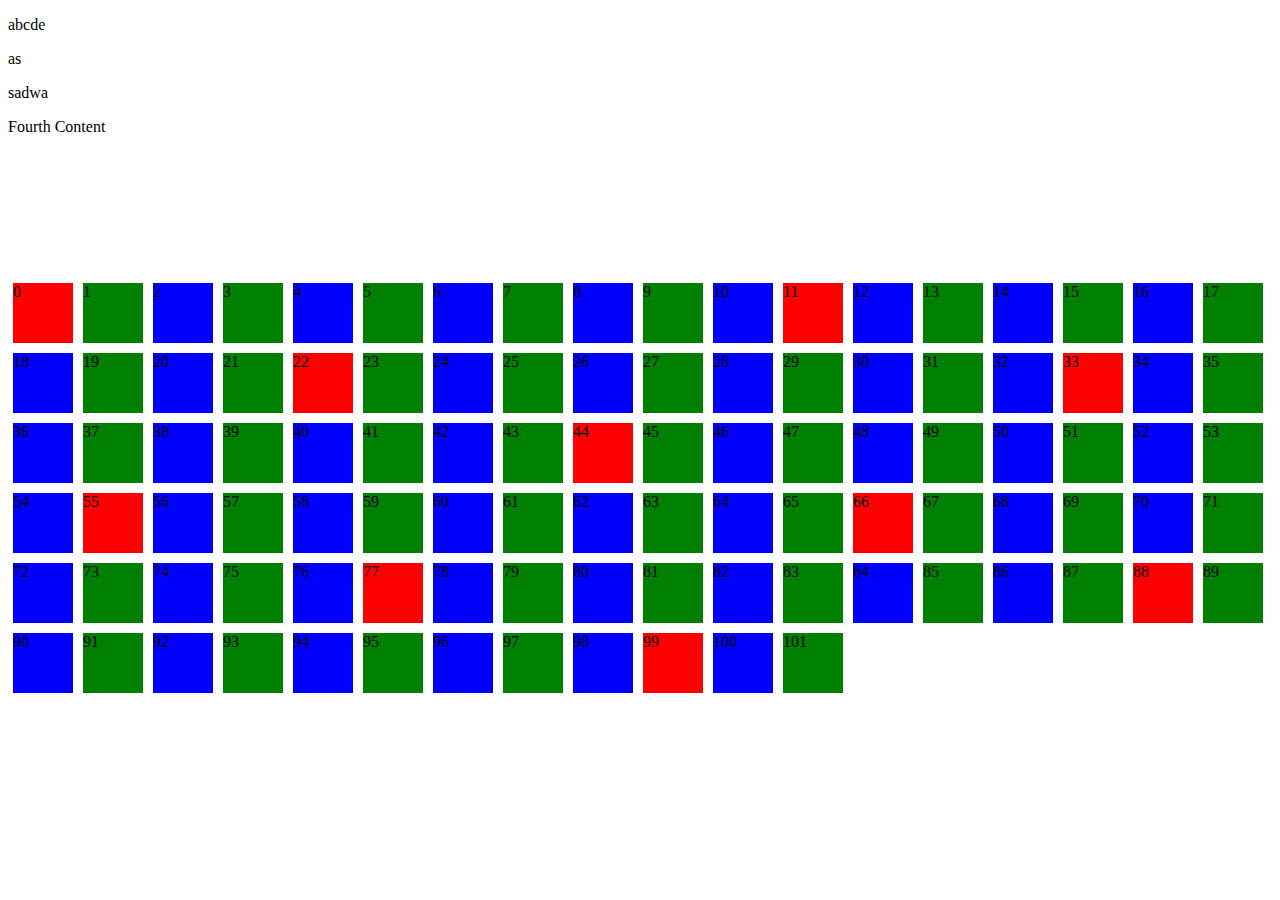
<file: Excercise 5/index.html>
<!DOCTYPE html>
<html lang="en">
<head>
    <meta charset="UTF-8">
    <meta name="viewport" content="width=device-width, initial-scale=1.0">
    <title>document</title>
    <script defer src = "hw5.js"></script>
    <style>
        /* Style for the container to align items */
        #container {
            display: flex;
            flex-wrap: wrap;
            justify-content: flex-start;
        }
        .container{
            height: 60px;
            width: 60px;
            margin: 5px
        }
  
    </style>
</head>
<body>
    <p id = "1">abcde</p>
    <p id = "2">as</p>
    <p id = "3">sadwa</p>
    <p id = "4">awdaw</p>
    <br>
    <br>
    <br>
    <br>
    <br>
    <br>
    <br>
    <div id = "container">
        
    </div>
</body>
</html>
</file>
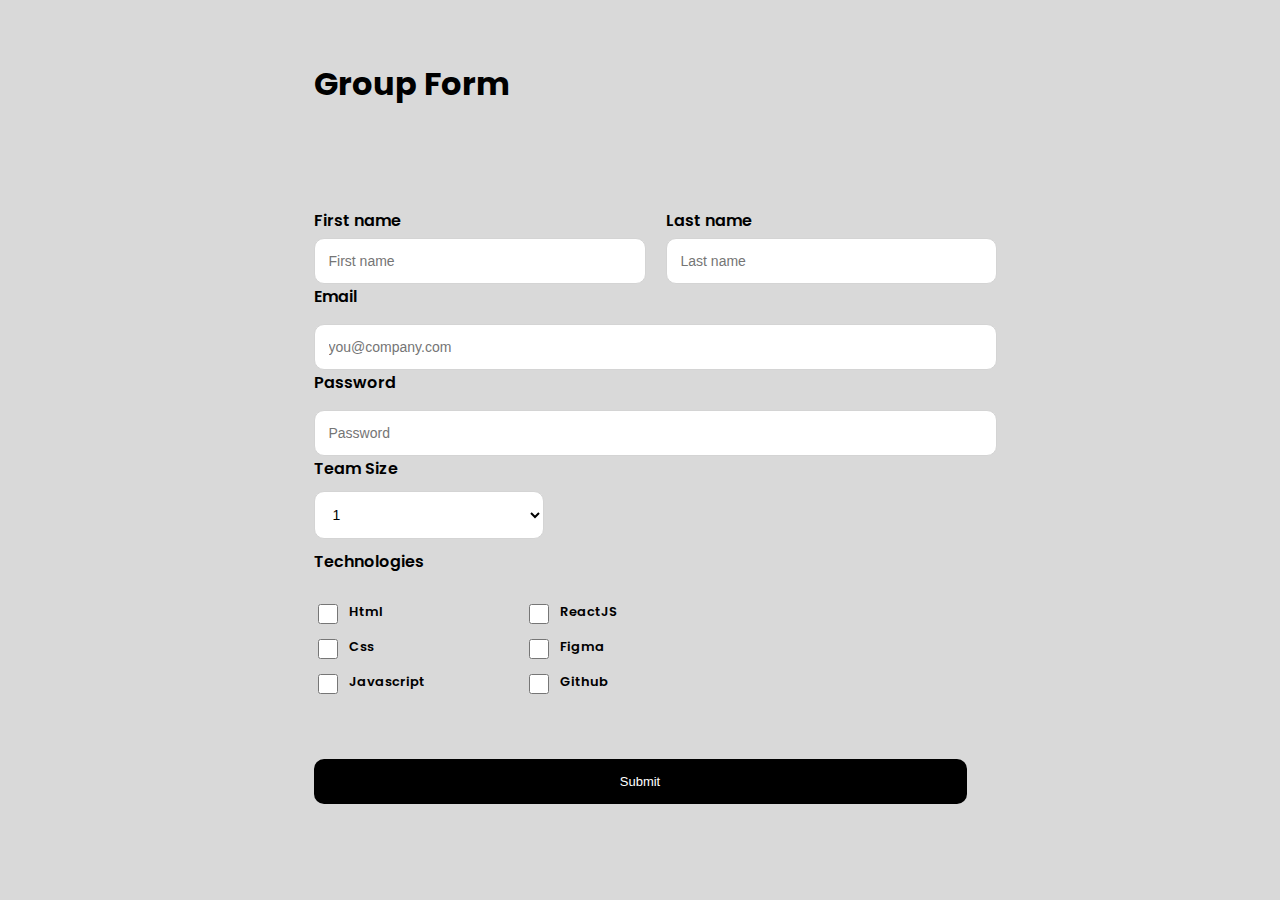
<file: Midterm/index.html>
<!DOCTYPE html>
<html lang="en">
<head>
    <meta charset="UTF-8">
    <meta name="viewport" content="width=device-width, initial-scale=1.0">
    <title>Midterm</title>
    <link rel="stylesheet" href="css/form.css">
    <link rel="stylesheet" href="css/game.css">
    <link rel="preconnect" href="https://fonts.googleapis.com">
    <link rel="preconnect" href="https://fonts.gstatic.com" crossorigin>
    <link href="https://fonts.googleapis.com/css2?family=Inter:wght@400;500;600;700&display=swap" rel="stylesheet">
    <link rel="preconnect" href="https://fonts.googleapis.com">
    <link rel="preconnect" href="https://fonts.gstatic.com" crossorigin>
    <link href="https://fonts.googleapis.com/css2?family=Poppins:wght@400;500;600;700&display=swap" rel="stylesheet">
    <script defer src="js/form.js"></script>
    <script defer src="js/game.js"></script>
</head>
<body>
    <div id = "form-container" class = "form">
        <div id="error"></div>
        <form id="form" action="/" method="get">
            <div>
                <h1 style="margin-bottom: 100px; margin-left: 0px;">Group Form</h1>
                <div class = "multipleinputs">
                    <div>
                        <label for="fname">First name</label>
                        <input type="text" id="fname" name="fname" placeholder="First name"  />
                    </div>
                    <div>
                        <label for="lname">Last name</label>
                        <input type="text" id="lname" name="lname" placeholder="Last name" />
                    </div>
                </div>
                <div class="FormLabel">
                    <label for="Email">Email</label>
                    <input type="email" id="email" name="email" placeholder="you@company.com" >
                </div>
                <div class="FormLabel">
                    <label for="password">Password</label>
                    <input type="password" name="password" id="password" placeholder="Password" >
                </div>
                <div class="FormLabel">
                    <label for="TeamSize">Team Size</label>
                    <select id="TeamSize" name="TeamSize">
                        <option >1</option>
                        <option >2</option>
                        <option >3</option>
                    </select>
                </div>
                <div class="FormLabel">
                    <label for="Technologies">Technologies</label>
                    <div class="row">
                        <div class="column">
                            <label><input type="checkbox" />Html</label>
                            <label><input type="checkbox" />Css</label>
                            <label><input type="checkbox" />Javascript</label>
                        </div>
                        <div class="column">
                            <label><input type="checkbox" />ReactJS</label>
                            <label><input type="checkbox" />Figma</label>
                            <label><input type="checkbox" />Github</label>
                        </div>
                    </div>
                </div>
                <button class="button" type="submit" id="submit-btn">Submit</button>
            </div>
        </form>
    </div>

    <div id = "game" class = "game-stuff">
        <div class="head">
            <h1 style="color: #070A52;">Dice Game</h1>
            <button id = "reset" class="button1"><h1>Reset the Game</h1></button>
        </div>
        <div class="scores">
            <h1>Player 1 Score: <span id="player1-score-value">0</span></h1>
            <h1>Player 2 Score: <span id="player2-score-value">0</span></h1>
        </div>
        <h1 id="result" class="result">
        </h1>
        <div class="dice">
            <div>
                <img src="Dice/6.png" alt="This is a photo of a dice 6" height="98" width="98">
            </div>
            <h3 style="margin-top: 30px;">VS</h3>
            <div>
                <img src="Dice/6.png" alt="This is a photo of a dice 6" height="98" width="98">
            </div>
        </div>
        <div>
            <button id = "roll" class = "button2"><p style="color: white;font-size: 1.3rem;">Roll</p></button>
        </div>
        <div class="game-history">
            <h2>Game History</h2>
            <ul id="history-list"></ul>
        </div>
    </div>
</body>
</html>
</file>
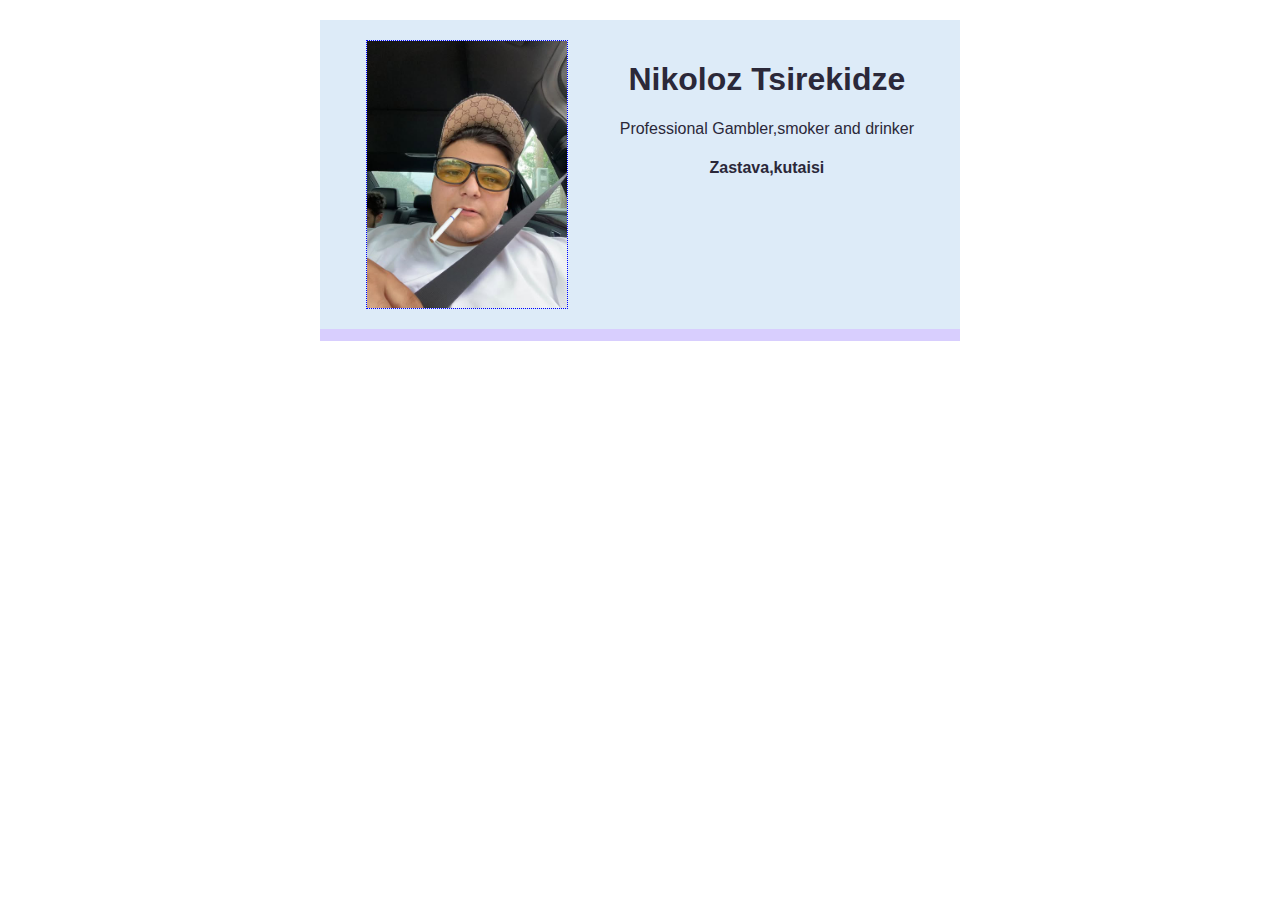
<file: PersonalCard/index.html>
<!DOCTYPE html>
<html lang="en">
<head>
    <meta charset="UTF-8">
    <meta name="viewport" content="width=device-width, initial-scale=1.0">
    <title>Document</title>
    <link rel="stylesheet" href="stylesheet.css">
</head>
<body>
    <div class = "card">
        <img class = "nik blueDottedBorder" 
        src="TavisuplebisArwivi.jpg" 
        alt="Nikoloz tsirekidze tavisi papirosit">
        <div class="">
        <h1>Nikoloz Tsirekidze</h1>
        <p>Professional Gambler,smoker and drinker</p>
        <h4>Zastava,kutaisi</h4>
        </div>
    </div>
</body>
</html>
</file>
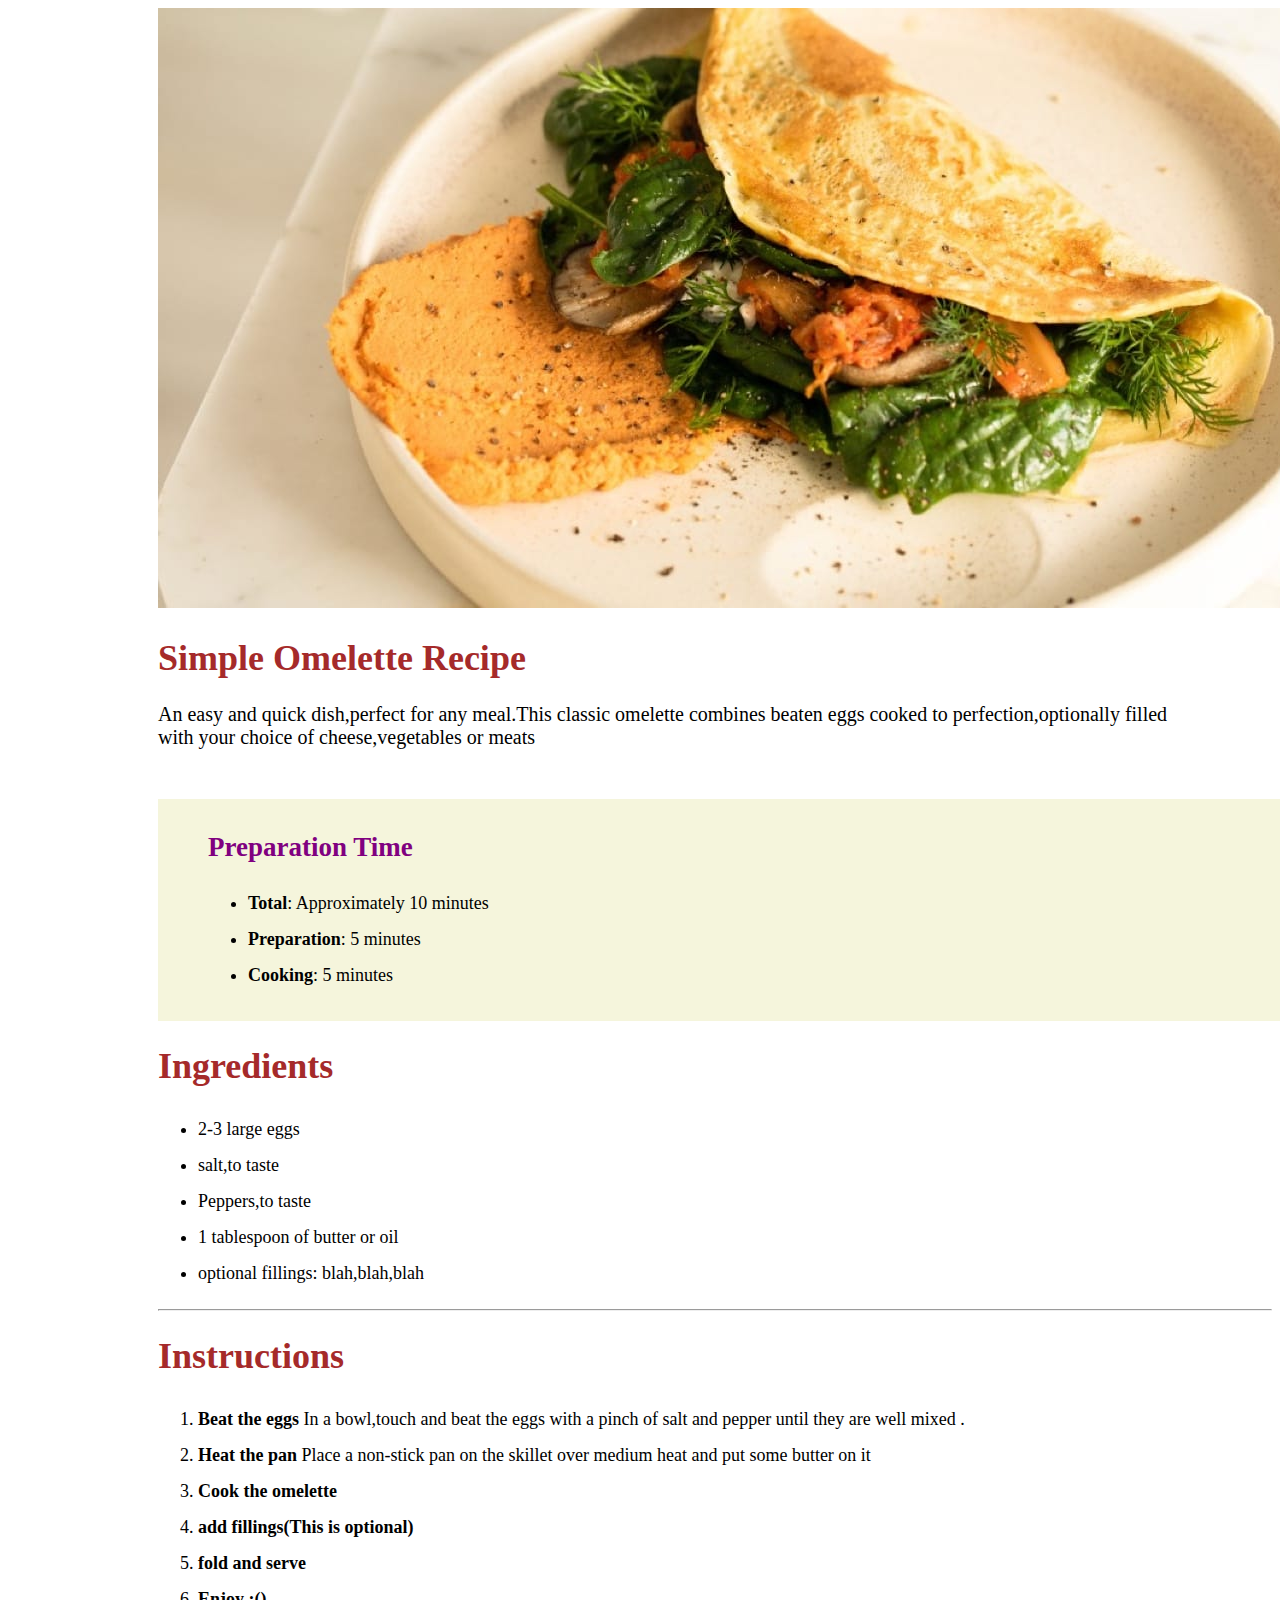
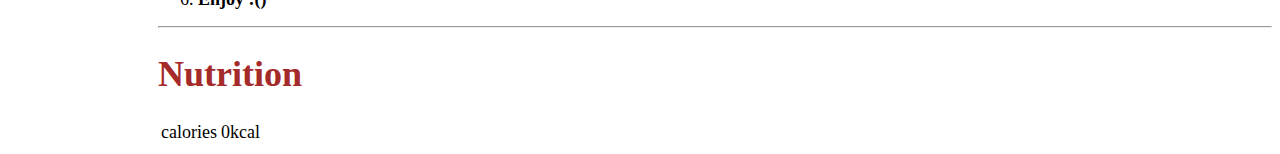
<file: Excercise 2/task2/index.html>
<!DOCTYPE html>
<html lang="en">
<head>
    <meta charset="UTF-8">
    <meta name="viewport" content="width=device-width, initial-scale=1.0">
    <title>Recipe</title>
    <link rel="stylesheet" href="style.css">
</head>
<body>
    <div class="main">
        <img src="image-omelette.jpeg" alt="This is a photo of an omelette">

        <h1>Simple Omelette Recipe</h1>
        <p aria-setsize="16px">An easy and quick dish,perfect for any meal.This classic omelette combines beaten eggs cooked to perfection,optionally filled 
            with your choice of cheese,vegetables or meats</p>
        <div class="sub">
            <h2 style = "color : purple">Preparation Time</h2>
            <ul>
                <li><span style="font-weight: bold; line-height: 2.0;">Total</span>: Approximately 10 minutes </li>
                <li><span style="font-weight: bold; line-height: 2.0;">Preparation</span>: 5 minutes</li>
                <li><span style="font-weight: bold; line-height: 2.0;">Cooking</span>: 5 minutes</li>
            </ul>
        </div>
        <div>
            <h1>Ingredients</h1>
            <ul style="line-height: 2.0;">
                <li>2-3 large eggs</li>
                <li>salt,to taste</li>
                <li>Peppers,to taste</li>
                <li>1 tablespoon of butter or oil</li>
                <li>optional fillings: blah,blah,blah</li>
            </ul>
        </div>
        <hr>
        <h1>Instructions</h1>
        <ul style="line-height: 2.0;margin: 0; padding: 0;">
            <ol>
                <li><span style="font-weight: bold;">Beat the eggs</span> In a bowl,touch and beat the eggs with a pinch of salt 
                    and pepper until they are well mixed .</li>
                <li><span style="font-weight: bold;">Heat the pan</span> Place a non-stick pan on the skillet over medium heat and 
                    put some butter on it</li>
                <li><span style="font-weight: bold;">Cook the omelette</span></li>
                <li><span style="font-weight: bold;">add fillings(This is optional)</span></li>
                <li><span style="font-weight: bold;">fold and serve</span></li>
                <li><span style="font-weight: bold;">Enjoy :()</span></li>
            </ol>
        </ul>
        <hr>
        <h1>Nutrition</h1>
        <table>
            <td>  
                calories
            </td>
            <td>0kcal</td>
        </table>
    </div>
</body>
</html>
</file>
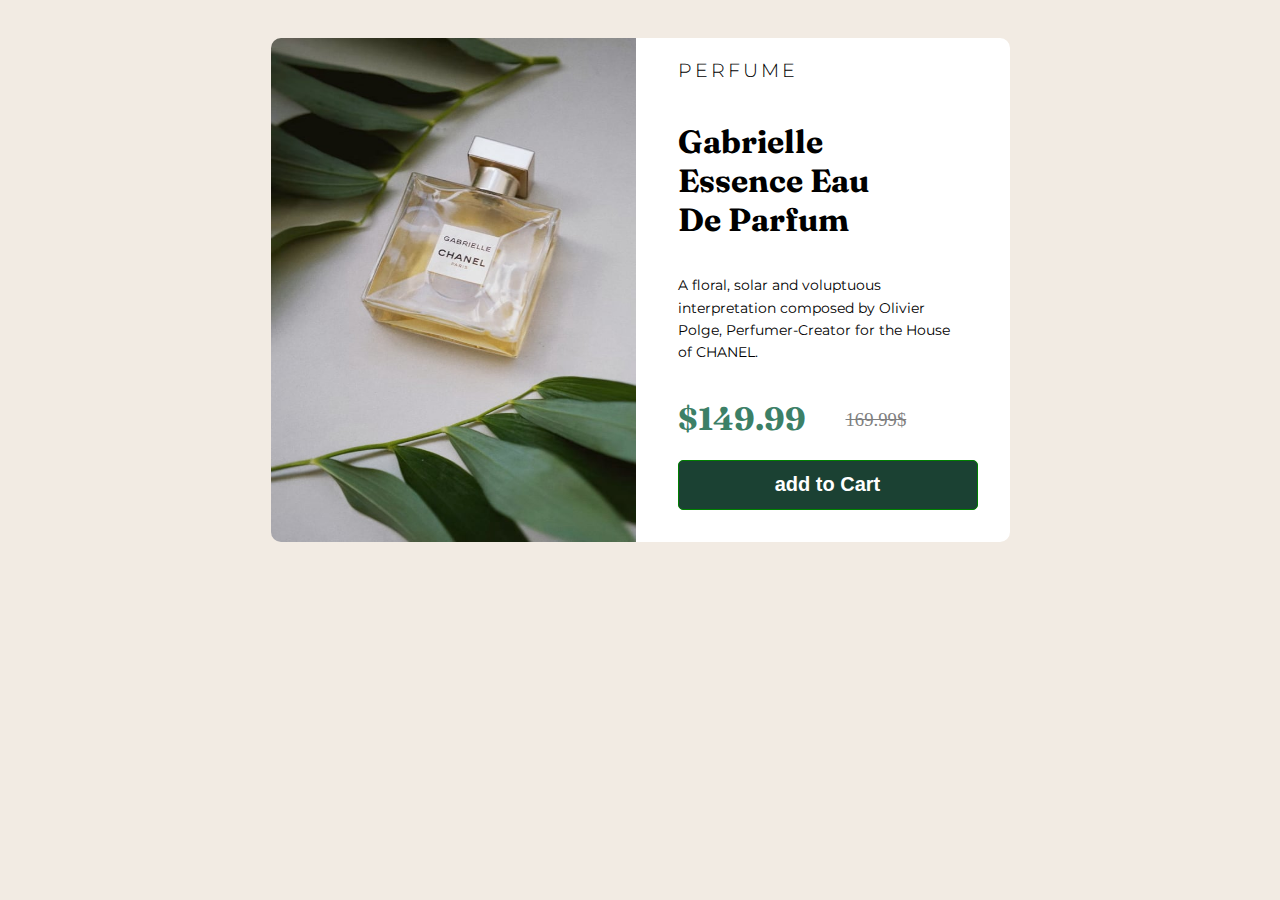
<file: Excercise 3/task2/index.html>
<!DOCTYPE html>
<html lang="en">
<head>
    <meta charset="UTF-8">
    <meta name="viewport" content="width=device-width, initial-scale=1.0">
    <title>Document</title>
    <link rel="stylesheet" href="stylesheet.css">
    <link href="https://fonts.googleapis.com/css2?family=Montserrat:ital,wght@0,100..900;1,100..900&display=swap" rel="stylesheet">
    <link href="https://fonts.googleapis.com/css2?family=Fraunces:ital,opsz,wght@0,9..144,100..900;1,9..144,100..900&family=Montserrat:ital,wght@0,100..900;1,100..900&display=swap"
    rel="stylesheet">

</head>
<body>
    <div style="display: flex; justify-content: center; padding: 30px;">
        <div class="abc">
            <img src="image-product.jpg" alt="A photo of a perfume" width="365px" height="504px">
            <div class="container">
                <h3 class="text1">PERFUME</h3>
                <h1 class="header">Gabrielle Essence Eau De Parfum</h1>
                <p class="paragraph">A floral, solar and voluptuous interpretation composed 
                    by Olivier Polge, Perfumer-Creator for the House of CHANEL.</p>
                <div class = "pricing">
                    <h1 style="color: hsl(158, 36%, 37%);font-family: Fraunces;">$149.99</h1>
                    <h3 style="font-weight: 400; color: gray;padding-top:12px ;"> <del>169.99$</del></h3>
                </div>
                <div class="footerparent">
                    <button class="footer1">
                        <h2>add to Cart</h2>
                    </button>
                </div>
            </div>
        </div>
    </div>
</body>
</html>
</file>
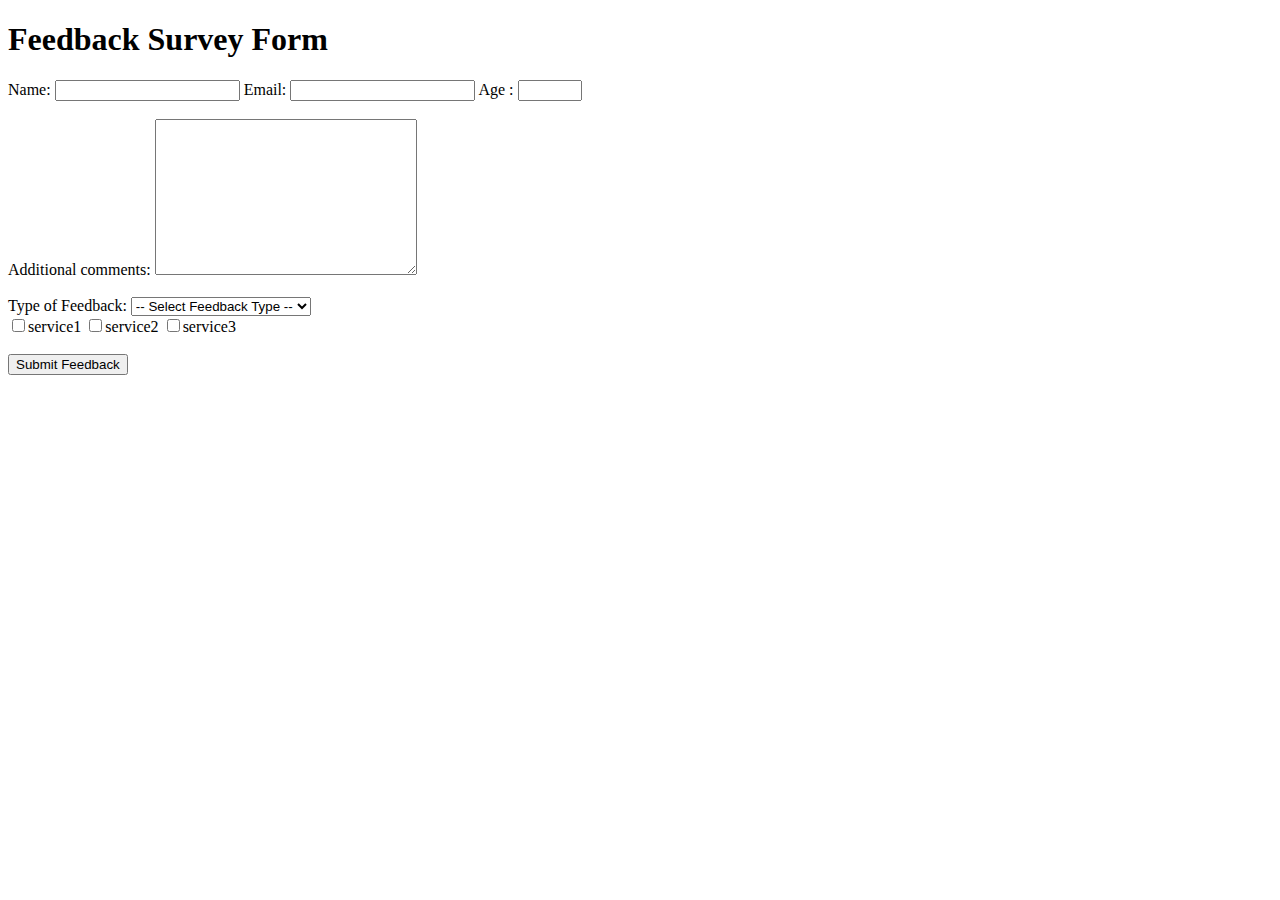
<file: Excercise 1/task2.html>
<!DOCTYPE html>
<html lang="en">
<head>
    <meta charset="UTF-8">
    <meta name="viewport" content="width=device-width, initial-scale=1.0">
    <title>Simple Survey Form</title>
</head>
<body>
   <h1>Feedback Survey Form</h1> 
    <label for="name">Name:</label>
    <input type="text" name="Name" required>
    <label for="Email">Email:</label> 
    <input type="email" required> 
    <label for="age"> Age :</label> 
    <input type="number" id="age" min="1" max="150" required>
    <br><br> 
    <label>Additional comments:</label>
    <textarea rows="10" cols="30">       
    </textarea>
    <br><br>
    <!--Drop down Select--> 
    <label for="feedback-type">Type of Feedback:</label>
    <select id="feedback-type" name="feedback_type" required>
    <option value="" disabled selected>-- Select Feedback Type --</option>
    <option value="complaint">Complaint</option>
    <option value="suggestion">Suggestion</option>
    <option value="inquiry">Inquiry</option>
    <option value="other">Other</option>
    </select>
    <br>
    <!--Checkboxes-->    
    <input type="checkbox">service1
    <input type="checkbox" name="" id="">service2
    <input type="checkbox">service3
    <br><br>
    <button >Submit Feedback</button>
</body>
</html>
</file>
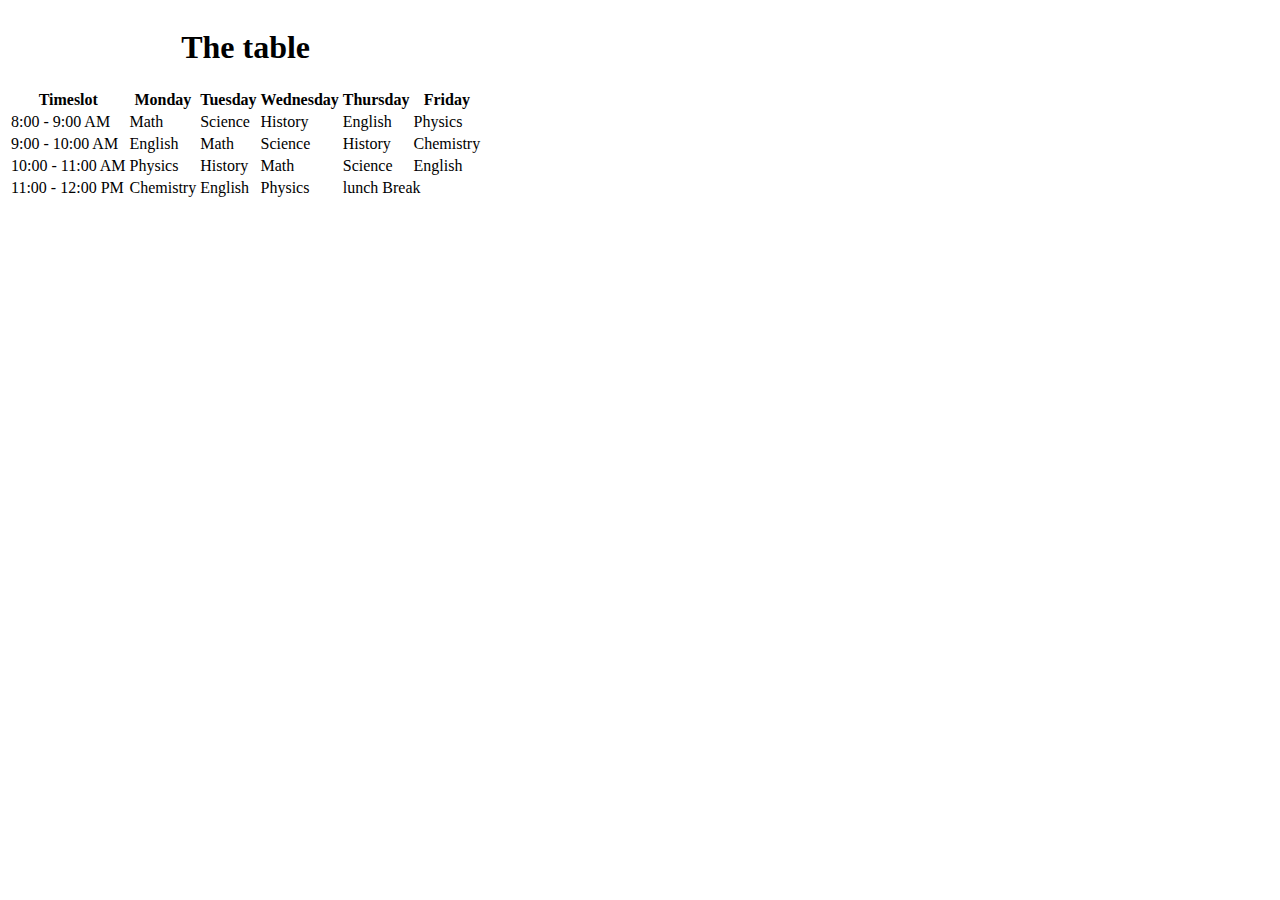
<file: Excercise 1/task3.html>
<!DOCTYPE html>
<html lang="en">
<head>
    <meta charset="UTF-8">
    <meta name="viewport" content="width=device-width, initial-scale=1.0">
    <title>Document</title>
</head>
<body>
    <table>
      <caption><h1>The table</h1></caption>
        <thead>
                <th>Timeslot</th>
                <th>Monday</th>
                <th>Tuesday</th>
                <th>Wednesday</th>
                <th>Thursday</th>
                <th>Friday</th>
       </thead>
       <tbody>
        <tr>
            <td>8:00 - 9:00 AM</td>
            <td>Math</td>
            <td>Science</td>
            <td>History</td>
            <td>English</td>
            <td>Physics</td>
        </tr>   
        <tr>
                <td>9:00 - 10:00 AM</td>
                <td>English</td>
                <td>Math</td>
                <td>Science</td>
                <td>History</td>
                <td>Chemistry</td>
            </tr>
            <tr>
                <td>10:00 - 11:00 AM</td>
                <td>Physics</td>
                <td>History</td>
                <td>Math</td>
                <td>Science</td>
                <td>English</td>
            </tr>
            <tr>
                <td>11:00 - 12:00 PM</td>
                <td>Chemistry</td>
                <td>English</td>
                <td>Physics</td>
                <td colspan="2">lunch Break</td>
            </tr>
       </tbody>
    </table>
</body>
</html>
</file>
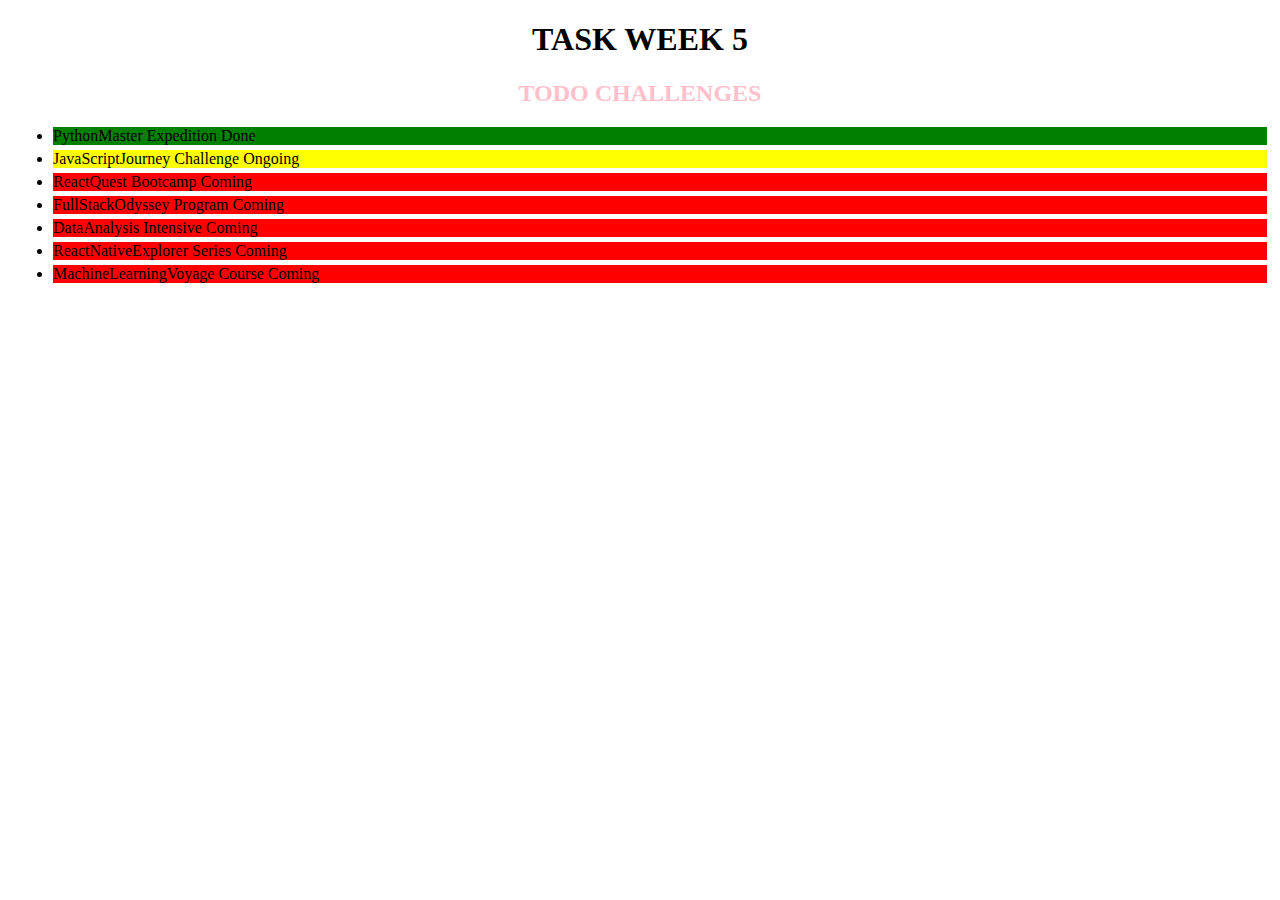
<file: Excercise 5/index1.html>
<!-- index.html -->
<!DOCTYPE html>
<html lang="en">
<head>
    <title>WEEK 5</title>
    <script defer src = "task3.js"></script>
</head>
<body>
    <div class="wrapper">
        <h1 id = '1'>TASK WEEK 5</h1>
        <h2 id = '2'>TODO CHALLENGES</h2>
    <ul>
        <li id = '3'>PythonMaster Expedition Done</li>
        <li id = '4'>JavaScriptJourney Challenge Ongoing</li>
        <li id = '5'>ReactQuest Bootcamp Coming</li>
        <li id = '6'>FullStackOdyssey Program Coming</li>
        <li id = '7'>DataAnalysis Intensive Coming</li>
        <li id = '8'>ReactNativeExplorer Series Coming</li>
        <li id = '9'>MachineLearningVoyage Course Coming</li>
    </ul>
    </div>
</body>
</html>
</file>
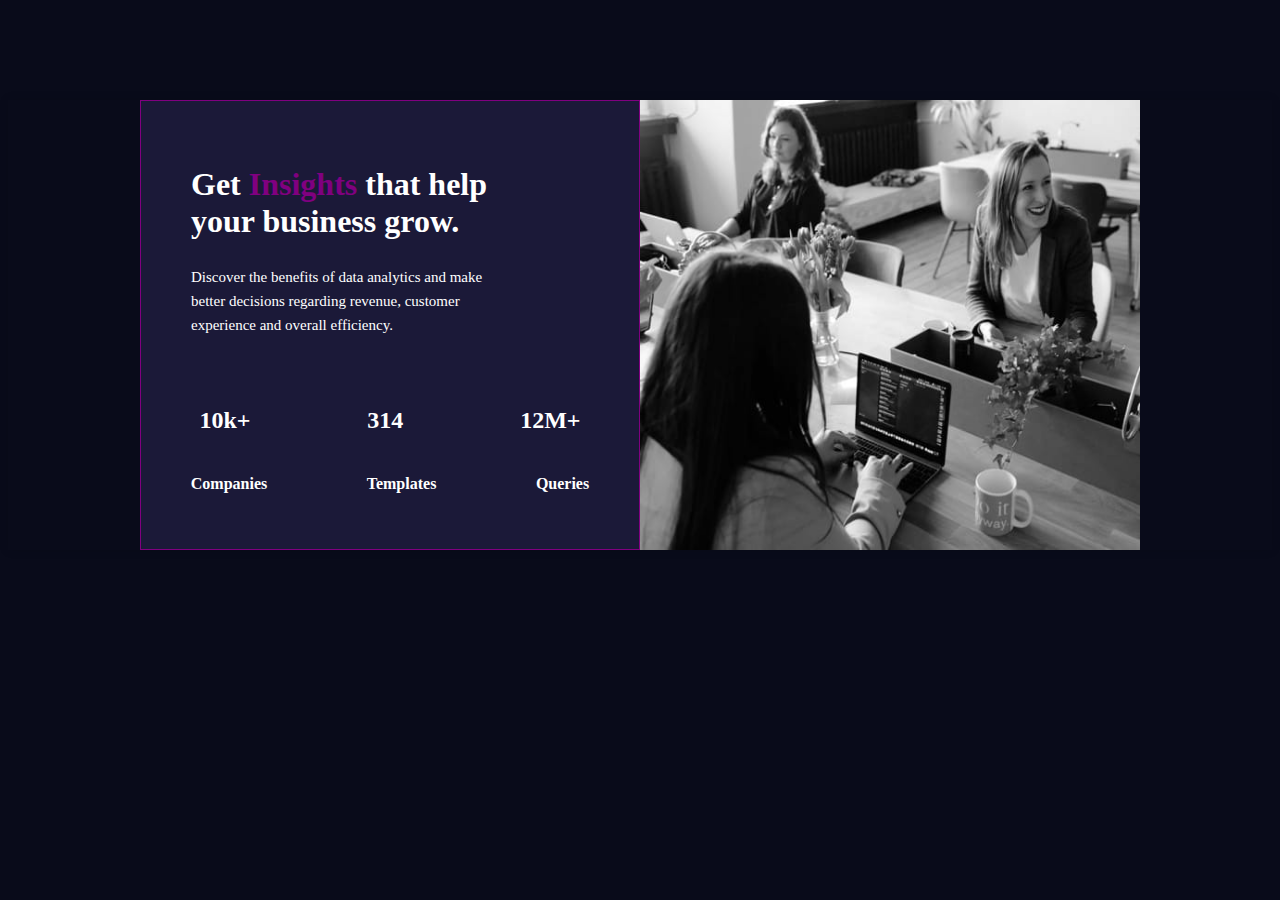
<file: Excercise 2/task1/task1.html>
<!DOCTYPE html>
<html lang="en">
<head>
    <meta charset="UTF-8">
    <meta name="viewport" content="width=device-width, initial-scale=1.0">
    <link rel="stylesheet" href="styles.css">
    <title>Document</title>
</head>
<body>
    <div class = "card">
        <div style = "border : solid purple 1px">
            <h1 class = "header">Get <span class="specialWord">Insights</span> that help your business grow.</h1>
            <h4 class = "paragraph">Discover the benefits of data analytics and make better decisions regarding revenue,
                customer experience and overall efficiency.</h4>
            <div class = "footers1">
                <h2>10k+</h2>
                <h2>314</h2>
                <h2>12M+</h2>
            </div>
            <div class = "footers2">
                <h4>Companies</h4>
                <h4>Templates</h4>
                <h4>Queries</h4>
            </div>
        </div>
        <img src="abc.jpg" alt="a picture of nikusha" height="450" width="500px">
    </div>
</body>
</html>
</file>
<file: Midterm/css/form.css>
.form{
    width : 1000px;
    display: flex;
    justify-content: center;
    margin-left: auto;
    margin-right: auto;
    margin-top: 50px;
    font-family: 'Poppins', sans-serif;
    font-weight: 600;
}

h1{
    margin-bottom:80px;
}

.multipleinputs {
    display: flex;
    flex-direction: row;
    gap: 50px;
}

.FormLabel{
    display: flex;
    flex-direction: column;
    gap: 10px;
}
input{
    padding: 14px;
    font-size: 14px;
    border-radius: 10px;
    border: 1px solid hsl(0, 0%, 83%);
    width: 100%;
    margin-bottom: 10px;
    margin-top: 5px;

}
select{
    padding: 14px;
    font-size: 14px;
    border-radius: 10px;
    border: 1px solid hsl(0, 0%, 83%);
    width: 50%;
    margin-bottom: 10px;
}
.column{
    display: flex;
    flex-direction: column;
    gap:10px;
}
.column input{
    width: 20px;
    height: 20px;
}
.column label{
    font-size: 13px;
    display: flex;
    align-items: center;
    gap: 8px;
}
.row {
    display: flex;
    gap: 100px;  
    margin: 15px 0;  
}
select {
    background-color: white;
    width: 230px;
}

.button{
    width: 100%;
    background-color: black;
    color: white;
    margin-top: 50px;
    padding: 15px;
    border: none;
    font-size: 13px;
    border-radius: 10px;
    cursor: pointer;
}

.errors {
    display: block;
    color: #CC777B;
    font-size: 12px;
    margin-bottom: 10px;
}
.error-input {
    
    border: 1.5px solid rgba(234, 204, 201, 1) ;
    box-shadow: 2px 2px 5.1px 0px rgba(235, 205, 202, 1);

}

input {
    margin-bottom: 0;  
}

.game-stuff{
    display: none;
}
</file>
<file: Midterm/css/game.css>
h1{
    line-height: 1.5;
    margin: 10px;
}

.game-stuff{
    width: 70%;
    margin: auto;
    text-align: center;
    font-family: "Inter", sans-serif;
}

body{
    background: #D9D9D9;

}
.scores{
    display: flex;
    justify-content: space-evenly;
    align-items: center;
    margin-top: 0;
}
.head{
    display:flex;
    align-items: center;
    flex-direction: column;
    font-family: 'Inter',sans-serif ;
    margin-bottom: 10px;
    margin-top: 50px;
}
.button1{
    margin-top: 0px;
    background: none;           
    border: none;  
    cursor: pointer;
}


/*to center the text in the button*/
button p {
    margin: 0;
    line-height: 2.0; 
  }
  
.dice{
    size: 10%;
    display: flex;
    justify-content: space-evenly;
}

.button2{
    width: 170px;
    height: 60px;
    background-color: rgba(223, 46, 56, 1);

    border: none;
    border-radius: 14px;
    cursor: pointer;

    color: white;
    font-weight: 700;
    font-size: 25px;
   
}

.game-history {
    margin-top: 30px;
    display: flex;
    flex-direction: column;
    align-items: center;
    width: 100%;
}

.game-history h2{
    color: green;
    font-size: 30px;
    font-weight: 600;
    text-align: center;
}

.game-history li{
    text-align: left;
    margin: 5px 0;
    padding: 0;
    width: 100%;
    font-weight: 700;
}

#player1-score-value, 
#player2-score-value {
    color: red;
    font-weight: bold;
}

/*added this because the dice photos were moving up and down*/
.result {
    color: #AF2D2D;
    min-height: 3.0rem;  
    visibility: hidden; 
    font-weight: bold;
}
.result.visible {
    visibility: visible;
}
</file>
<file: PersonalCard/stylesheet.css>
body{
    margin: 20px;
    font-family :Verdana, Geneva, Tahoma, sans-serif;
}
.nik{
    width: 200px;
}

.card{
    width: 600px;
    display: flex;
    padding: 20px;
    justify-content: space-around;
    margin: 0 auto;
    text-align: center;
    background-color: #ddebf8;
    color: #2b2839;
    border-bottom: 12px solid #d8cefe ;
}

.text{
    font-family: Inte;
}
.blueDottedBorder{
    border: 1px blue dotted;
}
</file>
<file: Excercise 2/task2/style.css>
body{
    background-color: white;
}
p{
font-size: 20px;
margin-right:100px ;
}

h1{
   color: Brown; 
}

.main{
    margin-left: 150px;
    font-size: large;
}
.sub{

    width: 1268px;
    background-color: beige ;
    padding-left: 50px;
    padding-top: 10px;
    margin-top: 50px;
    padding-bottom: 10px;
    align-items: flex-start;
}
</file>
<file: Excercise 3/task2/stylesheet.css>
body{
    background-color: hsl(30, 38%, 92%);
}
img{
    border-top-left-radius: 10px;
    border-bottom-left-radius: 10px;
}
.container{
    display: flex;
    flex-direction: column;
    justify-content: space-around;
    padding-left: 40px;
    width: 330px;
    height: 500px;
    background-color: white;
    border: 2px white solid;
    border-top-right-radius: 10px;
    border-bottom-right-radius: 10px;
    
}

.text1{
    font-family: Montserrat;
    letter-spacing: 3px;
    font-weight: 300;
}
.header{
    font-family: Fraunces;
    font-weight: 1500;
    padding-right: 120px;
}
.abc{
    display: flex;
    flex-direction: row;
}
.paragraph{
font-size: 14px;
font-family: Montserrat;
padding-right: 50px;
line-height: 1.6;
}


.pricing{
    display:flex;
    flex-direction: row;
    gap: 40px;
}

.footer1{
    color: white;
    border: green 1px solid ;
    border-radius: 5px;
    display: flex;
    align-items: center;
    justify-content: center;
    background-color: hsl(158, 42%, 18%);
    width: 300px;
    height: 50px;
    margin-bottom: 45px;
    cursor: pointer;
}
</file>
<file: Excercise 2/task1/styles.css>
body{
    background-color: hsl(233, 47%, 7%);
    box-shadow: 0 0 10px rgba(0, 0, 0, 0.1);
}
.specialWord{
    color: purple;
}

.card{
    background-color : hsl(244, 38%, 16%);
    width : 1000px;
    display: flex;
    justify-content: center;
    margin-left: auto;
    margin-right: auto;
    margin-top: 100px;
    
}
.header{
    width: 60%;
    margin : 50px 50px 25px 50px;
    color: white;
    padding-top: 15px;
}
.paragraph{
    line-height: 1.6;
    width: 65%;
    color: white;
    font-weight: 400;
    font-size: 15px;
    margin: 0 50px 0 50px;
}

.footers1{
    margin: 0;
    color: white;
    display: flex;
    justify-content: space-around;
    padding-top: 50px;
    padding-bottom: 0px;
    margin-bottom: 0px;
}
.footers2{
    color: white;
    padding-top: 0px ;
    margin-top: 0px;
    display: flex;
    justify-content: space-around;
}
</file>
